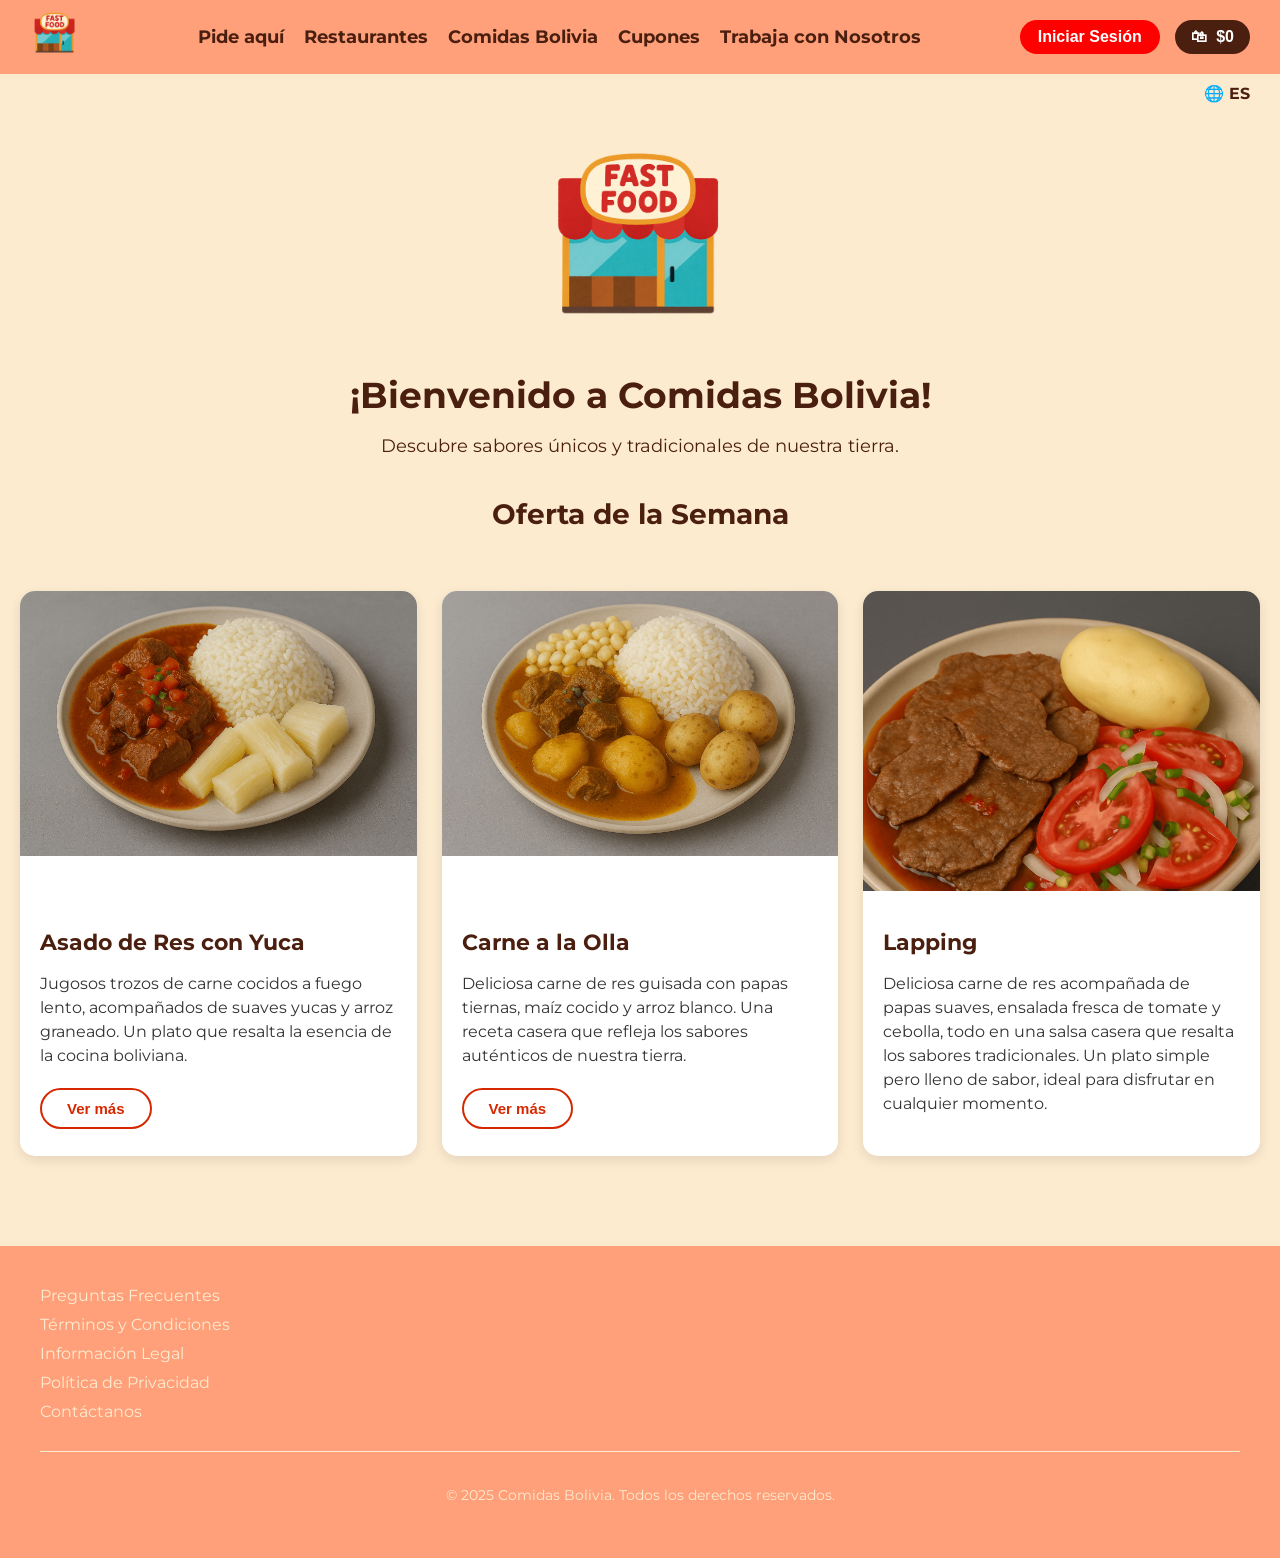
<file: index.html>
<!DOCTYPE html>
<html lang="es">
<head>
    <meta charset="UTF-8">
    <meta name="description" content="Descubre los sabores únicos de Bolivia con platos tradicionales y promociones semanales.">
    <title>Comidas Bolivia</title>
    <link rel="stylesheet" href="estilos.css">
    <link href="https://fonts.googleapis.com/css2?family=Montserrat:wght@700&display=swap" rel="stylesheet">
    <link rel="icon" type="image/png" href="Imagen Restaurant.png">
</head>
<body>

    <!-- BARRA SUPERIOR -->
    <header class="topbar">
        <a href="index.html">
            <img src="Imagen Restaurant.png" alt="Comidas Bolivianas" class="logo-barra">
        </a>
        <nav class="nav-links">
            <a href="pide_aqui.html">Pide aquí</a>
            <a href="restaurantes.html">Restaurantes</a>
            <a href="comidasBolivia.html">Comidas Bolivia</a>
            <a href="cupones.html">Cupones</a>
            <a href="trabajaNosotros.html">Trabaja con Nosotros</a>
        </nav>

        <div class="right-section">
            <button class="btn-inscribirse">Iniciar Sesión</button>
            <button class="btn-carrito">
                <span class="cart-icon">&#128717;</span> $0
            </button>
        </div>
    </header>

    <!-- CONTENEDOR DEL INDEX -->
    <div class="index-contenido">

        <!-- Selector de idioma -->
        <div class="idioma-selector">🌐 ES</div>

        <!-- Logo Central -->
        <div class="logo-centro">
            <img src="Imagen Restaurant.png" alt="Logo Central">
        </div>

        <!-- Bienvenida -->
        <div class="bienvenida">
            <h1>¡Bienvenido a Comidas Bolivia!</h1>
            <p>Descubre sabores únicos y tradicionales de nuestra tierra.</p>
            <h2 class="subtitulo-seccion">Oferta de la Semana</h2>
        </div>

        <!-- TARJETAS DE COMIDA -->
        <div class="promo-container">
            <!-- Asado de Res con Yuca -->
            <div class="promo-card">
                <div class="promo-img-container">
                    <img src="asado-res-y-yuca comprimido.png" alt="Asado de Res con Yuca" class="promo-img">
                </div>
                <div class="promo-content">
                    <h2>Asado de Res con Yuca</h2>
                    <p>Jugosos trozos de carne cocidos a fuego lento, acompañados de suaves yucas y arroz graneado. Un plato que resalta la esencia de la cocina boliviana.</p>
                    <button class="promo-btn" onclick="mostrarTexto('texto1')">Ver más</button>
                    <div id="texto1" class="texto-oculto">
                        Se acabo waway!!
                    </div>
                </div>
            </div>

        <!-- Carne a la Olla -->
        <div class="promo-card">
            <div class="promo-img-container">
                <img src="Carne a la olla con arroz, papas y maíz comprimido.png" alt="Carne a la Olla con arroz, papas y maíz" class="promo-img">
                </div>
                <div class="promo-content">
                    <h2>Carne a la Olla</h2>
                    <p>Deliciosa carne de res guisada con papas tiernas, maíz cocido y arroz blanco. Una receta casera que refleja los sabores auténticos de nuestra tierra.</p>
                    <button class="promo-btn" onclick="mostrarTexto('texto2')">Ver más</button>
                    <div id="texto2" class="texto-oculto">
                        3 unidades disponibles
                    </div>
            </div>
        </div>

            <!-- Lapping -->
            <div class="promo-card">
                <div class="promo-img-container">
                    <img src="Lapping comprimido.png" alt="Lapping" class="promo-img">
                </div>
                <div class="promo-content">
                    <h2>Lapping</h2>
                    <p>Deliciosa carne de res acompañada de papas suaves, ensalada fresca de tomate y cebolla, todo en una salsa casera que resalta los sabores tradicionales. Un plato simple pero lleno de sabor, ideal para disfrutar en cualquier momento.</p>
                </div>
            </div>
        </div>
    </div>

    <script>
        function mostrarTexto(id) 
        {
            var texto = document.getElementById(id);
            if (texto.style.display === "none" || texto.style.display === "") 
            {
                texto.style.display = "block";
            } 
            else 
            {
                texto.style.display = "none";
            }
        }
    </script>

    <!-- PIE DE PÁGINA -->
    <footer class="footer">
         <div class="footer-container">
            <div class="footer-links">
                <a href="#">Preguntas Frecuentes</a>
                <a href="#">Términos y Condiciones</a>
                <a href="#">Información Legal</a>
                <a href="#">Política de Privacidad</a>
                <a href="#">Contáctanos</a>
            </div>
            <div class="footer-copy">
                <p>© 2025 Comidas Bolivia. Todos los derechos reservados.</p>
            </div>
        </div>
    </footer>
</body>
</html>
</file>
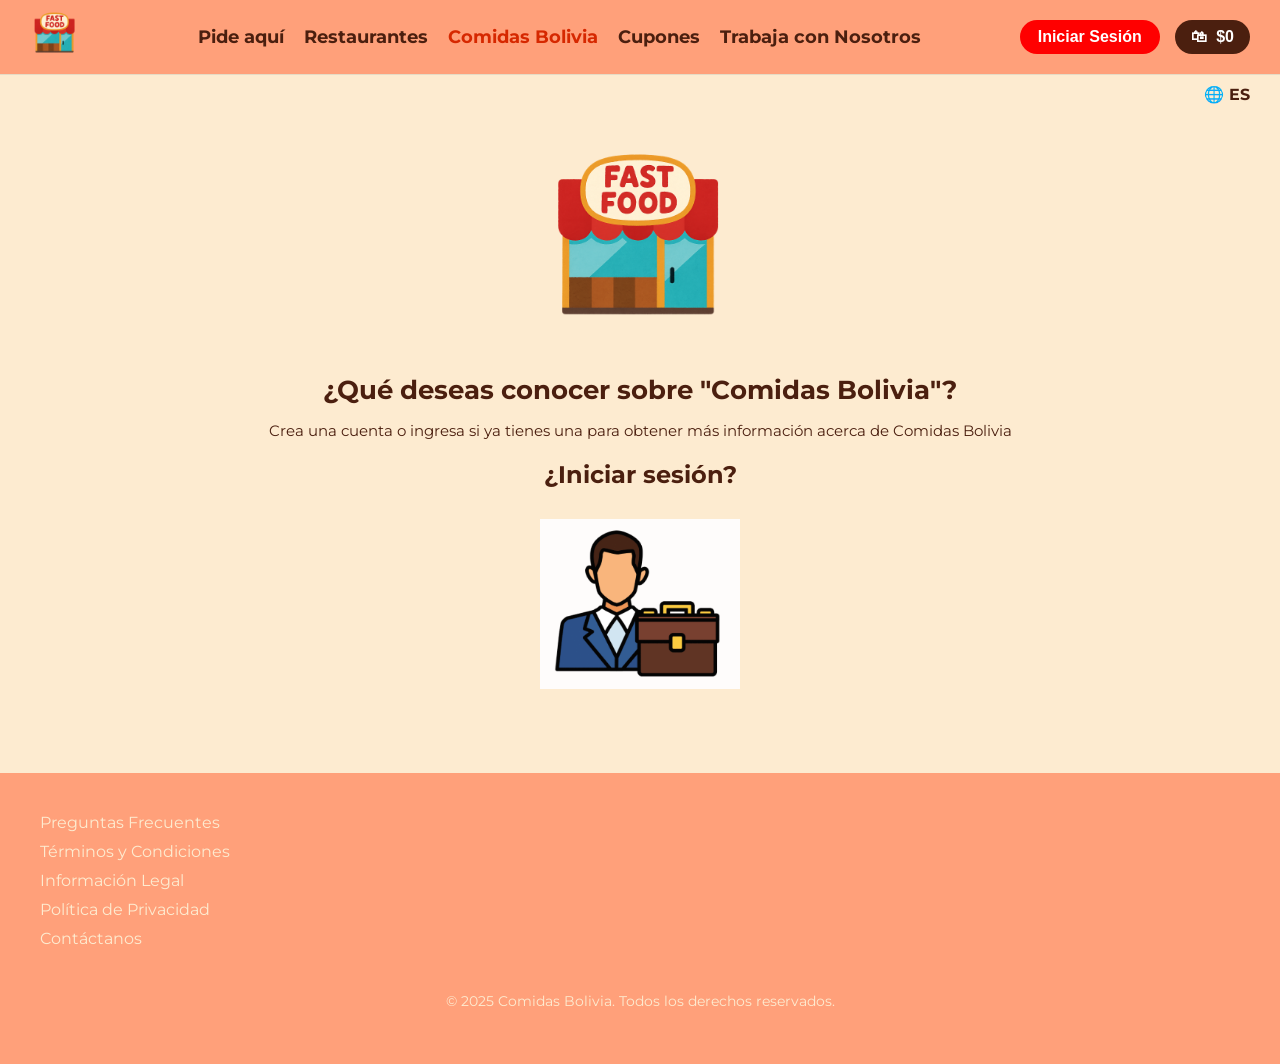
<file: comidasBolivia.html>
<!DOCTYPE html>
<html lang="es">
<head>
    <meta charset="UTF-8">
    <meta name="viewport" content="width=device-width, initial-scale=1.0">
    <title>Comidas Bolivia - Comidas Bolivia</title>
    <link rel="stylesheet" href="comidasBolivia.css">
    <link href="https://fonts.googleapis.com/css2?family=Montserrat:wght@700&display=swap" rel="stylesheet">
    <link rel="icon" type="image/png" href="Imagen Restaurant.png">
</head>
<body>
    
    <!-- BARRA SUPERIOR -->
    <header class="topbar">
        <a href="index.html">
            <img src="Imagen Restaurant.png" alt="Comidas Bolivianas" class="logo-barra">
        </a>
        <nav class="nav-links">
            <a href="pide_aqui.html">Pide aquí</a>
            <a href="restaurantes.html">Restaurantes</a>
            <a href="comidasBolivia.html" class="active">Comidas Bolivia</a>
            <a href="cupones.html">Cupones</a>
            <a href="trabajaNosotros.html">Trabaja con Nosotros</a>
        </nav>
        <div class="right-section">
            <button class="btn-inscribirse">Iniciar Sesión</button>
            <button class="btn-carrito">
                <span class="cart-icon">&#128717;</span> $0
            </button>
        </div>
    </header>

    <!-- CONTENEDOR DEL INDEX -->
    <div class="index-contenido">
        <div class="idioma-selector">🌐 ES</div>

        <div class="logo-centro">
            <img src="Imagen Restaurant.png" alt="Logo Central">
        </div>

        <div class="bienvenida">
            <h1>¿Qué deseas conocer sobre "Comidas Bolivia"?</h1>
            <p>Crea una cuenta o ingresa si ya tienes una para obtener más información acerca de Comidas Bolivia</p>
            <h2 class="subtitulo-seccion">¿Iniciar sesión?</h2>
        </div>

        <div class="imagen-bajo-texto">
            <img src="2pag.png" alt="Imagen con persona" class="imagen-trabajo">
        </div>
    </div>

    <!-- FOOTER -->
    <footer class="footer">
        <div class="footer-container">
            <div class="footer-links">
                <a href="#">Preguntas Frecuentes</a>
                <a href="#">Términos y Condiciones</a>
                <a href="#">Información Legal</a>
                <a href="#">Política de Privacidad</a>
                <a href="#">Contáctanos</a>
            </div>
            <div class="footer-copy">
                <p>© 2025 Comidas Bolivia. Todos los derechos reservados.</p>
            </div>
        </div>
    </footer>
</body>
</html>
</file>
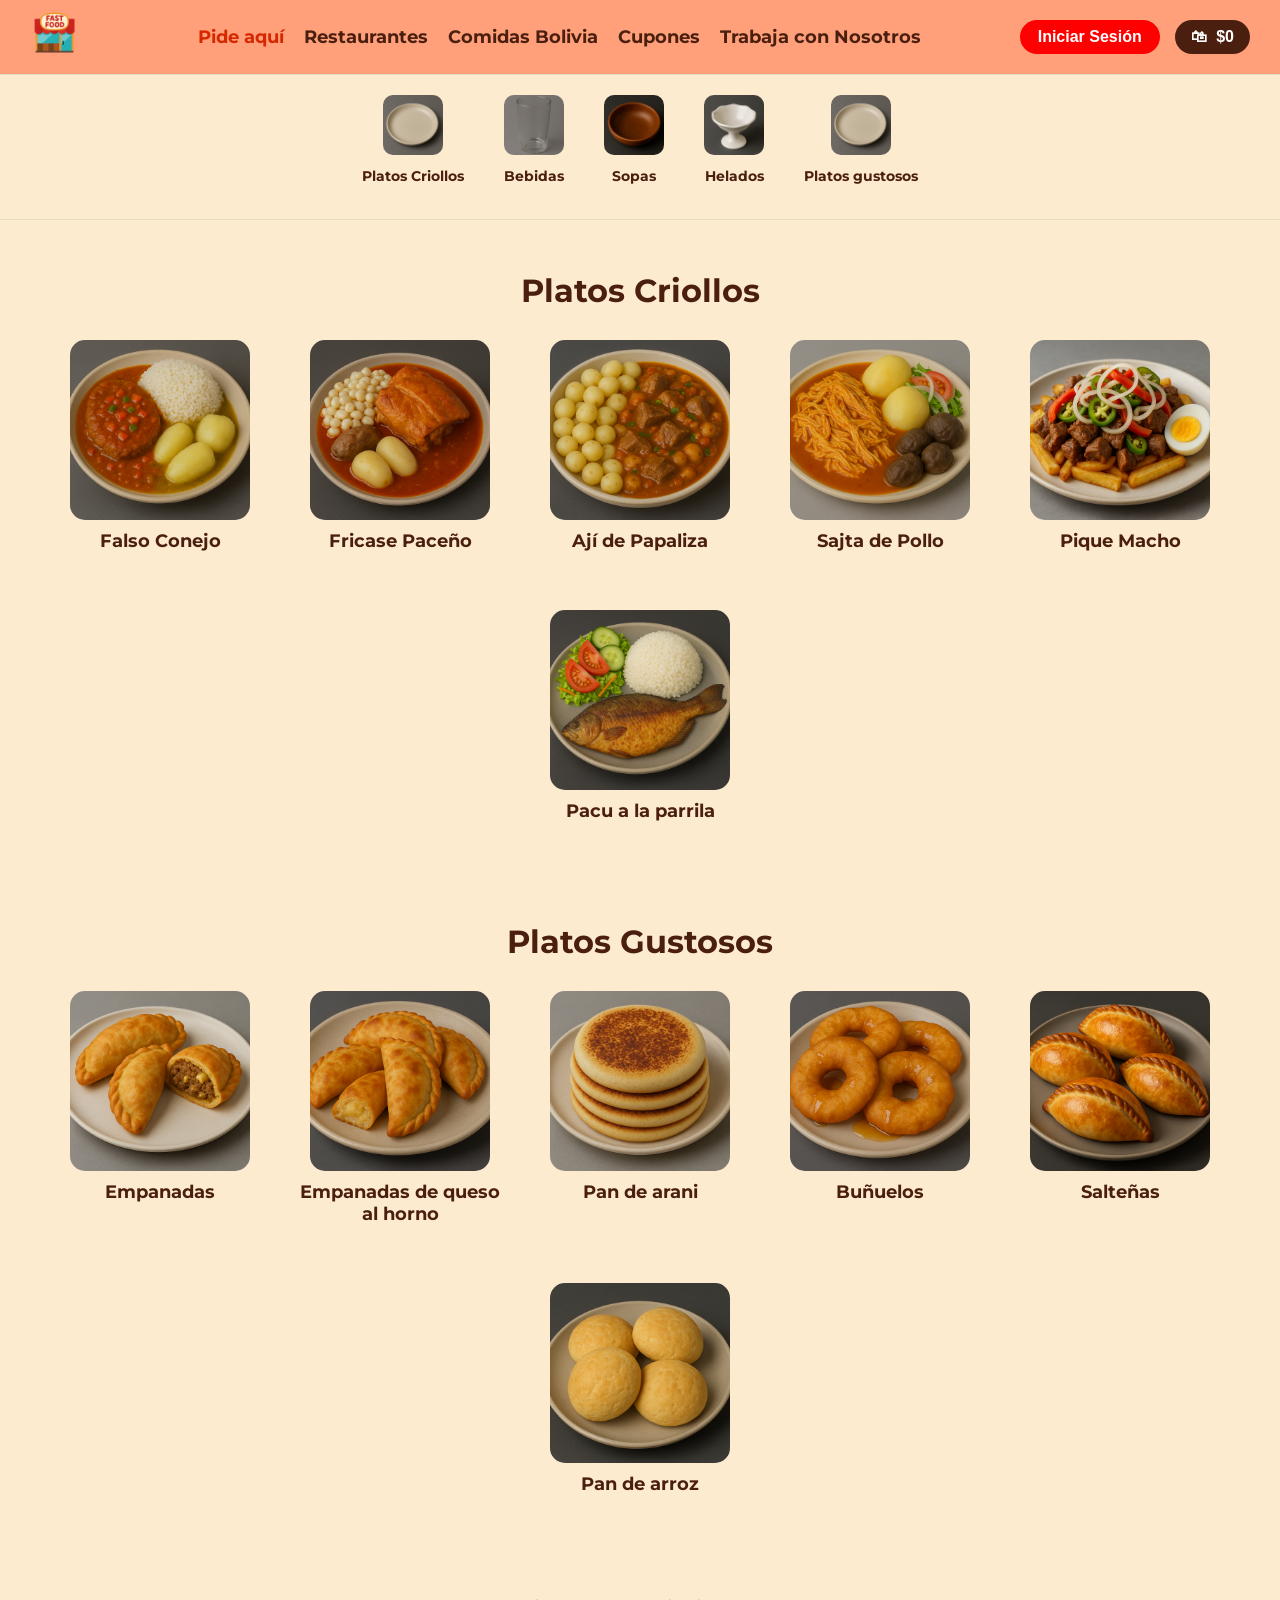
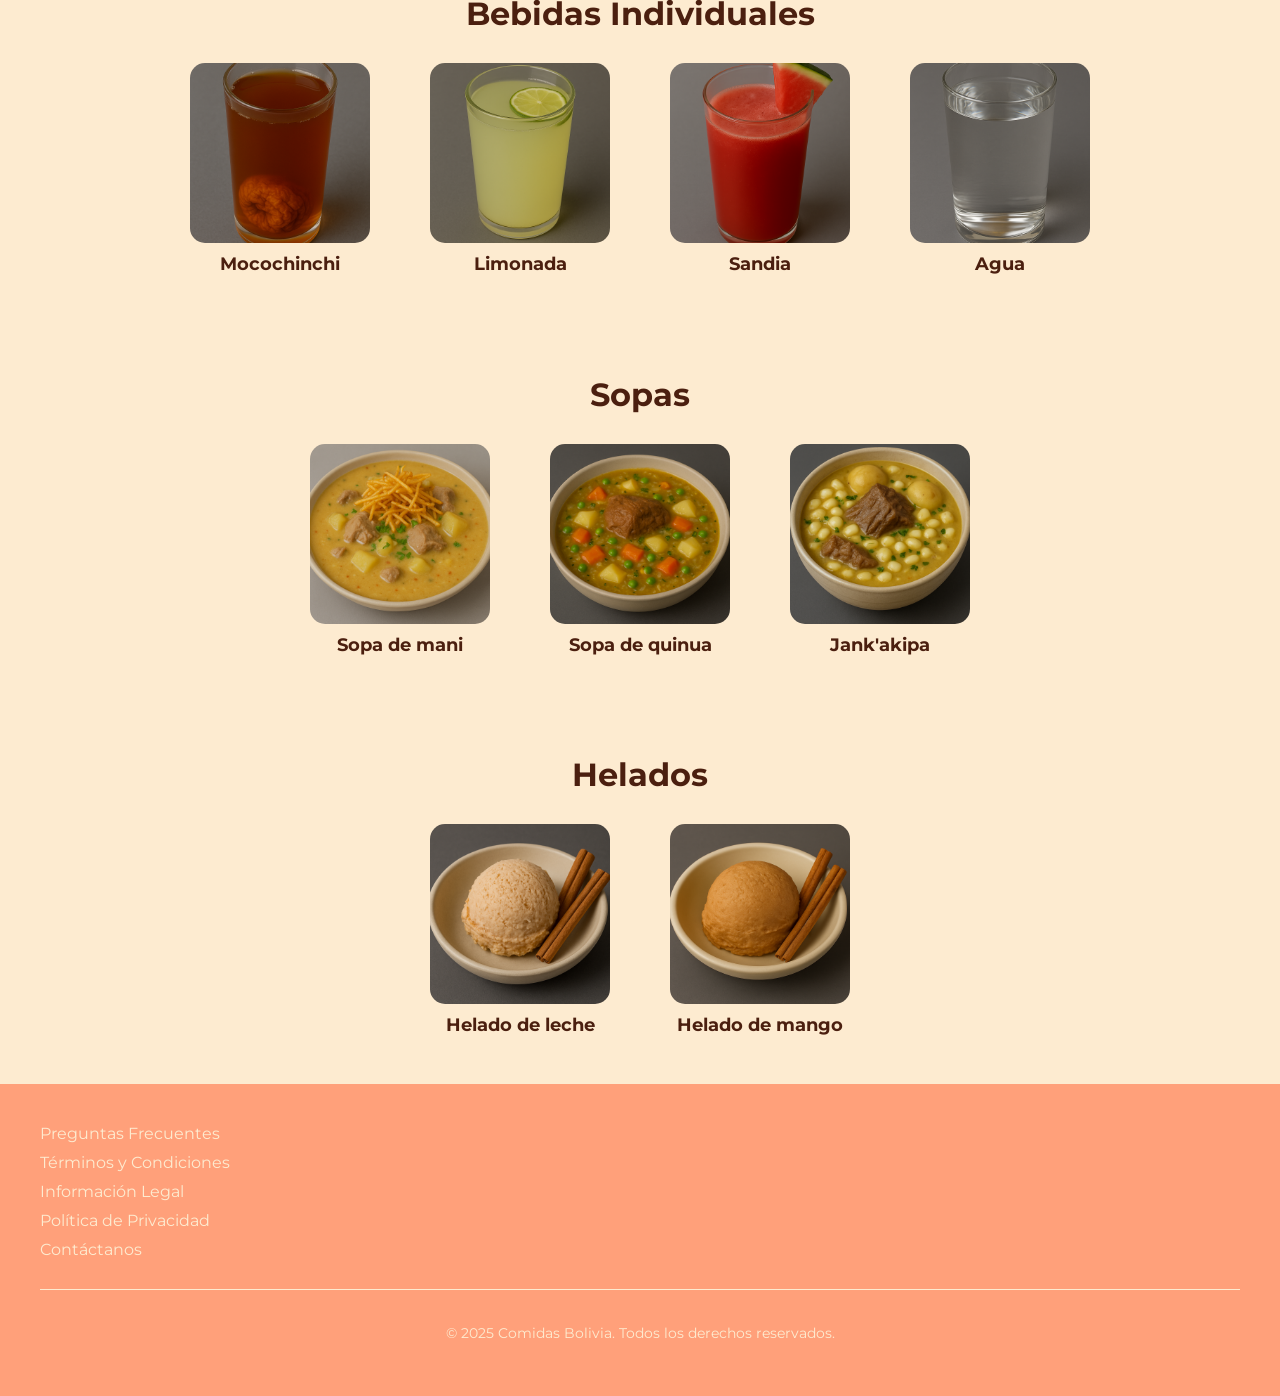
<file: pide_aqui.html>
<!DOCTYPE html>
<html lang="es">
<head>
    <meta charset="UTF-8">
    <meta name="viewport" content="width=device-width, initial-scale=1.0">
    <title>Pide Aquí - Comidas Bolivia</title>
    <link rel="stylesheet" href="pide_aqui.css">
    <link href="https://fonts.googleapis.com/css2?family=Montserrat:wght@700&display=swap" rel="stylesheet">
    <link rel="icon" type="image/png" href="Imagen Restaurant.png">
</head>
<body>

    <!-- BARRA SUPERIOR -->
    <header class="topbar">
        <a href="index.html">
            <img src="Imagen Restaurant.png" alt="Comidas Bolivianas" class="logo-barra">
        </a>
        <nav class="nav-links">
            <a href="pide_aqui.html" class="active">Pide aquí</a>
            <a href="restaurantes.html">Restaurantes</a>
            <a href="comidasbolivia.html">Comidas Bolivia</a>
            <a href="cupones.html">Cupones</a>
            <a href="trabajaNosotros.html">Trabaja con Nosotros</a>
        </nav>
        <div class="right-section">
            <button class="btn-inscribirse">Iniciar Sesión</button>
            <button class="btn-carrito">
                <span class="cart-icon">&#128717;</span> $0
            </button>
        </div>
    </header>

    <!-- CONTENEDOR ESPECIAL SOLO PARA ESTA PÁGINA -->
    <div class="pide-aqui-fondo">

        <!-- BARRA DE CATEGORÍAS -->
        <div class="categorias-bar">
            <div class="categoria-item">
                <img src="Plato vacio.png" alt="Plato vacio">
                <p>Platos Criollos</p>
            </div>
            <div class="categoria-item">
                <img src="Vaso vacio.png" alt="Vaso vacio">
                <p>Bebidas</p>
            </div>
            <div class="categoria-item">
                <img src="Plato hondo vacio1.png" alt="Plato hondo vacio1">
                <p>Sopas</p>
            </div>
            <div class="categoria-item">
                <img src="Vaso de helado vacio.png" alt="Vaso de helado vacio">
                <p>Helados</p>
            </div>

            <div class="categoria-item">
                <img src="Plato vacio.png" alt="Plato vacio">
                <p>Platos gustosos</p>
            </div>

        </div>

        <!-- CONTENIDO PRINCIPAL -->
        <main class="contenido-pide">
            <h1>Platos Criollos</h1>

            <div class="combo-container">
                <div class="combo-card-visual">
                    <img src="Falso Conejo.png" alt="Falso Conejo" class="combo-img-visual">
                    <p class="combo-nombre">Falso Conejo</p>
                </div>

                <div class="combo-card-visual">
                    <img src="Fricase Paceño.png" alt="Fricase Paceño" class="combo-img-visual">
                    <p class="combo-nombre">Fricase Paceño</p>
                </div>

                <div class="combo-card-visual">
                    <img src="Aji de Papaliza.png" alt="Ají de Papaliza" class="combo-img-visual">
                    <p class="combo-nombre">Ají de Papaliza</p>
                </div>

                <div class="combo-card-visual">
                    <img src="Sajta de pollo.png" alt="Sajta de Pollo" class="combo-img-visual">
                    <p class="combo-nombre">Sajta de Pollo</p>
                </div>

                <div class="combo-card-visual">
                    <img src="Pique Macho.png" alt="Pique Macho" class="combo-img-visual">
                    <p class="combo-nombre">Pique Macho</p>
                </div>

                <div class="combo-card-visual">
                    <img src="Pacu a la parrila.png" alt="Pacu a la parrila" class="combo-img-visual">
                    <p class="combo-nombre">Pacu a la parrila</p>
                </div>
            </div>
        </main>

        <main class="contenido-pide">
            <h1>Platos Gustosos</h1>

            <div class="combo-container">
                <div class="combo-card-visual">
                    <img src="Empanadas.png" alt="Empanadas" class="combo-img-visual">
                    <p class="combo-nombre">Empanadas</p>
                </div>

                <div class="combo-card-visual">
                    <img src="Empanadas de queso al horno.png" alt="Empanadas de queso al horno" class="combo-img-visual">
                    <p class="combo-nombre">Empanadas de queso al horno</p>
                </div>

                <div class="combo-card-visual">
                    <img src="Pan de arani.png" alt="Pan de arani" class="combo-img-visual">
                    <p class="combo-nombre">Pan de arani</p>
                </div>

                <div class="combo-card-visual">
                    <img src="Buñuelos.png" alt="Buñuelos" class="combo-img-visual">
                    <p class="combo-nombre">Buñuelos</p>
                </div>

                <div class="combo-card-visual">
                    <img src="Salteñas.png" alt="Salteñas" class="combo-img-visual">
                    <p class="combo-nombre">Salteñas</p>
                </div>

                <div class="combo-card-visual">
                    <img src="Pan de arroz.png" alt="Pan de arroz" class="combo-img-visual">
                    <p class="combo-nombre">Pan de arroz</p>
                </div>
            </div>
        </main>

        <!-- CONTENIDO PRINCIPAL -->
        <main class="contenido-pide">
            <h1>Bebidas Individuales</h1>

            <div class="combo-container">
                <div class="combo-card-visual">
                    <img src="Mochinchi.png" alt="Mocochinchi" class="combo-img-visual">
                    <p class="combo-nombre">Mocochinchi</p>
                </div>

                <div class="combo-card-visual">
                    <img src="Limonada.png" alt="Limonada" class="combo-img-visual">
                    <p class="combo-nombre">Limonada</p>
                </div>

                <div class="combo-card-visual">
                    <img src="Sandia.png" alt="Sandia" class="combo-img-visual">
                    <p class="combo-nombre">Sandia</p>
                </div>

                <div class="combo-card-visual">
                    <img src="Agua.png" alt="Agua" class="combo-img-visual">
                    <p class="combo-nombre">Agua</p>
                </div>
            </div>
        </main>

        <main class="contenido-pide">
            <h1>Sopas</h1>

            <div class="combo-container">
                <div class="combo-card-visual">
                    <img src="Sopa de mani.png" alt="Sopa de mani" class="combo-img-visual">
                    <p class="combo-nombre">Sopa de mani</p>
                </div>

                <div class="combo-card-visual">
                    <img src="Sopa de quinua.png" alt="Sopa de quinua" class="combo-img-visual">
                    <p class="combo-nombre">Sopa de quinua</p>
                </div>

                <div class="combo-card-visual">
                    <img src="Jank'akipa.png" alt="Jank'akipa" class="combo-img-visual">
                    <p class="combo-nombre">Jank'akipa</p>
                </div>
            </div>
        </main>

        <main class="contenido-pide">
            <h1>Helados</h1>

            <div class="combo-container">
                <div class="combo-card-visual">
                    <img src="Helado de leche.png" alt="Helado de leche" class="combo-img-visual">
                    <p class="combo-nombre">Helado de leche</p>
                </div>

                <div class="combo-card-visual">
                    <img src="Helado de mango.png" alt="Helado de mango" class="combo-img-visual">
                    <p class="combo-nombre">Helado de mango</p>
                </div>
            </div>
        </main>
    </div>

    <footer class="footer">
        <div class="footer-container">
           <div class="footer-links">
               <a href="#">Preguntas Frecuentes</a>
               <a href="#">Términos y Condiciones</a>
               <a href="#">Información Legal</a>
               <a href="#">Política de Privacidad</a>
               <a href="#">Contáctanos</a>
           </div>
     <div class="footer-copy">
       <p>© 2025 Comidas Bolivia. Todos los derechos reservados.</p>
     </div>
   </div>
 </footer>

</body>
</html>
</file>
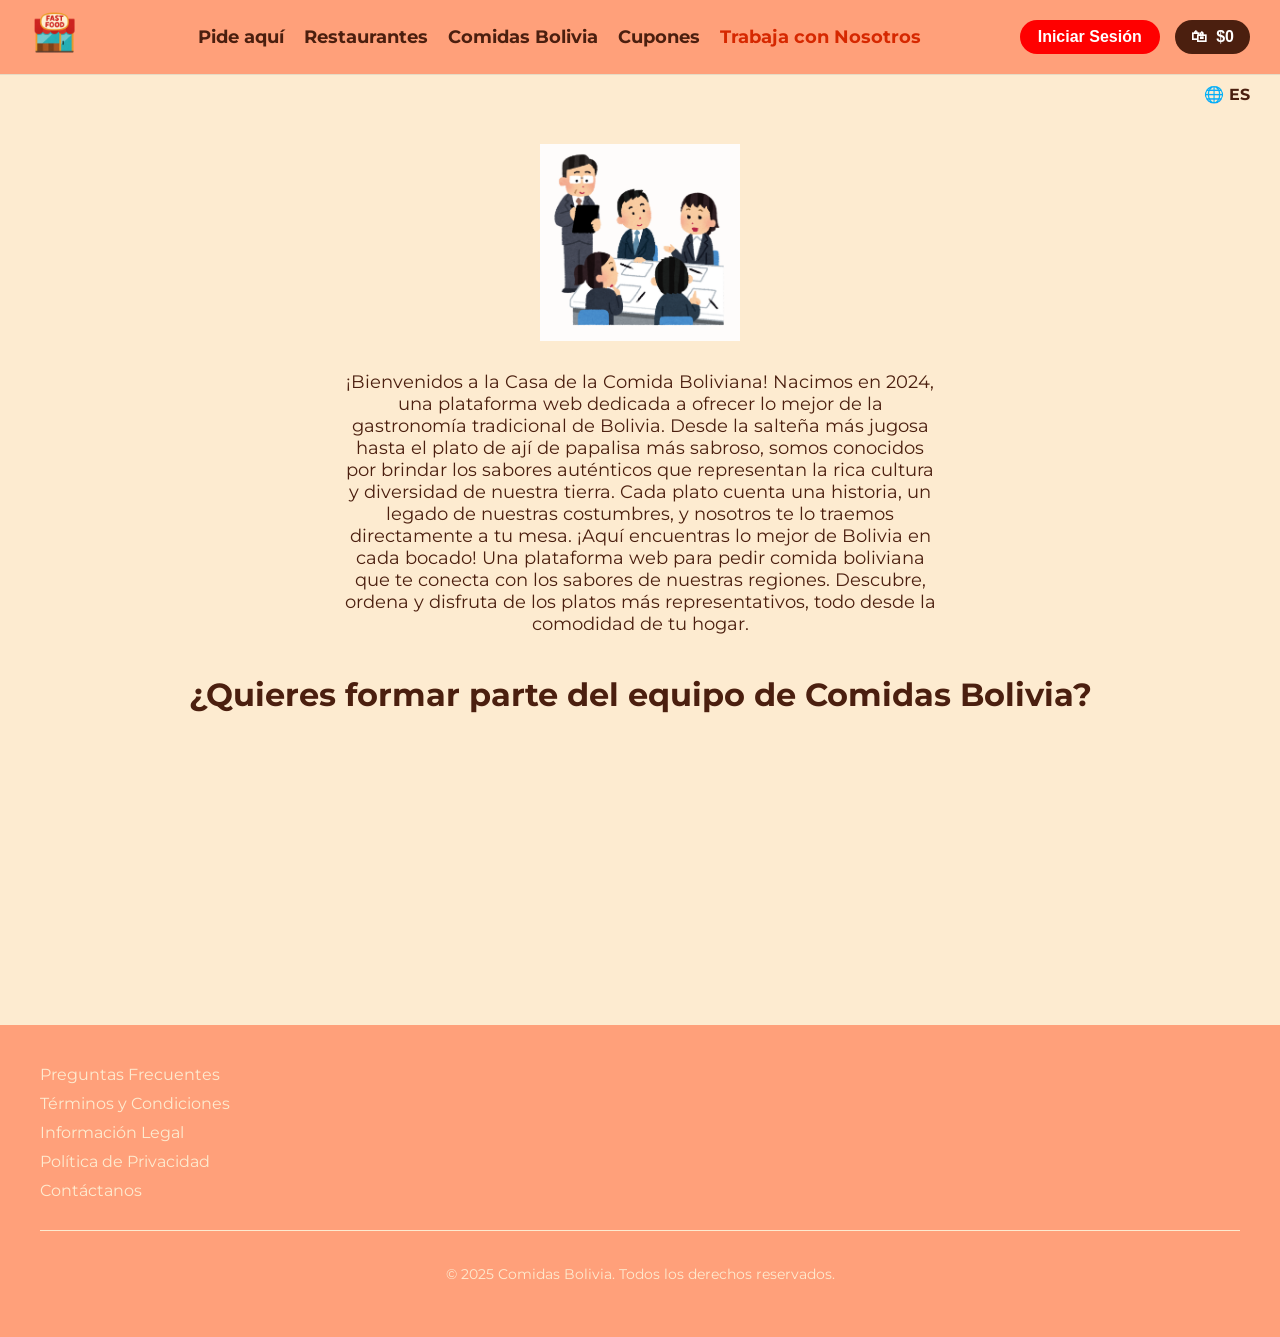
<file: trabajaNosotros.html>
<!DOCTYPE html>
<html lang="es">
<head>
    <meta charset="UTF-8">
    <meta name="viewport" content="width=device-width, initial-scale=1.0">
    <title>Trabaja Nosotros - Comidas Bolivia</title>
    <link rel="stylesheet" href="trabajaNosotros.css">
    <link href="https://fonts.googleapis.com/css2?family=Montserrat:wght@700&display=swap" rel="stylesheet">
    <link rel="icon" type="image/png" href="Imagen Restaurant.png">
</head>
<body>
    
    <!-- BARRA SUPERIOR -->
    <header class="topbar">
        <a href="index.html">
            <img src="Imagen Restaurant.png" alt="Comidas Bolivianas" class="logo-barra">
        </a>
        <nav class="nav-links">
            <a href="pide_aqui.html">Pide aquí</a>
            <a href="restaurantes.html">Restaurantes</a>
            <a href="comidasBolivia.html">Comidas Bolivia</a>
            <a href="cupones.html">Cupones</a>
            <a href="trabajaNosotros.html" class="active">Trabaja con Nosotros</a>
        </nav>
        <div class="right-section">
            <button class="btn-inscribirse">Iniciar Sesión</button>
            <button class="btn-carrito">
                <span class="cart-icon">&#128717;</span> $0
            </button>
        </div>
    </header>

    <!-- CONTENEDOR DEL INDEX -->
    <div class="index-contenido">

        <!-- Selector de idioma -->
        <div class="idioma-selector">🌐 ES</div>

        <!-- Logo Central -->
        <div class="logo-centro">
            <img src="Trabaja Nosotros.png" alt="Logo Central">
        </div>

        <!-- Bienvenida -->
        <div class="bienvenida">
            <p>¡Bienvenidos a la Casa de la Comida Boliviana!

                Nacimos en 2024, una plataforma web dedicada a ofrecer lo mejor de la gastronomía tradicional de Bolivia. Desde la salteña más jugosa hasta el plato de ají de papalisa más sabroso, somos conocidos por brindar los sabores auténticos que representan la rica cultura y diversidad de nuestra tierra. Cada plato cuenta una historia, un legado de nuestras costumbres, y nosotros te lo traemos directamente a tu mesa. ¡Aquí encuentras lo mejor de Bolivia en cada bocado!
                
                Una plataforma web para pedir comida boliviana que te conecta con los sabores de nuestras regiones. Descubre, ordena y disfruta de los platos más representativos, todo desde la comodidad de tu hogar.</p>
        </div>
        <h1>¿Quieres formar parte del equipo de Comidas Bolivia?</h1>
        

    </div>

    <footer class="footer">
        <div class="footer-container">
           <div class="footer-links">
               <a href="#">Preguntas Frecuentes</a>
               <a href="#">Términos y Condiciones</a>
               <a href="#">Información Legal</a>
               <a href="#">Política de Privacidad</a>
               <a href="#">Contáctanos</a>
           </div>
     <div class="footer-copy">
       <p>© 2025 Comidas Bolivia. Todos los derechos reservados.</p>
     </div>
   </div>
 </footer>

</body>
</html>
</file>
<file: estilos.css>
/* Fondo general */
body {
    margin: 0;
    font-family: 'Montserrat', sans-serif;
    background-color: #f0b27a;
    position: relative;
    overflow-x: hidden;
}

/* BARRA SUPERIOR */
.topbar {
    background-color: #FFA07A;
    display: flex;
    align-items: center;
    justify-content: space-between;
    padding: 10px 30px;
    border-bottom: none;
    flex-wrap: wrap;
}

.logo-barra {
    height: 50px;
    width: auto;
    margin-right: 20px;
}

.nav-links {
    display: flex;
    gap: 20px;
    justify-content: center;
    flex: 1;
}

.nav-links a {
    text-decoration: none;
    color: #4b1f0f;
    font-weight: bold;
    font-size: 18px;
}

.nav-links a:hover,
.nav-links a.active {
    color: #d62800;
}

.right-section {
    display: flex;
    align-items: center;
    gap: 15px;
}

.btn-inscribirse {
    background-color: #FF0000;
    color: white;
    border: none;
    padding: 8px 18px;
    border-radius: 20px;
    font-size: 16px;
    font-weight: bold;
    cursor: pointer;
}

.btn-carrito {
    background-color: #4b1f0f;
    color: white;
    border: none;
    padding: 8px 16px;
    border-radius: 20px;
    font-size: 16px;
    font-weight: bold;
    cursor: pointer;
}

.cart-icon {
    margin-right: 5px;
}

/* CONTENIDO PRINCIPAL */
.index-contenido {
    background-color: #fdebd0;
    min-height: 100vh;
    padding-bottom: 50px;
    position: relative;
}

.idioma-selector {
    text-align: right;
    padding: 10px 30px;
    font-weight: bold;
    color: #4b1f0f;
}

/* Logo centrado */
.logo-centro {
    display: flex;
    justify-content: center;
    margin: 30px 0;
}

.logo-centro img {
    width: 200px;
    height: auto;
}

/* Bienvenida */
.bienvenida {
    text-align: center;
    margin-top: 20px;
    color: #4b1f0f;
}

.bienvenida h1 {
    font-size: 36px;
    margin-bottom: 10px;
}

.bienvenida p {
    font-size: 18px;
}

/* Promo Container */
.promo-container {
    display: flex;
    justify-content: space-between;
    flex-wrap: wrap;
    padding: 40px 20px;
    gap: 20px;
}

.promo-card {
    background-color: white;
    border-radius: 15px;
    box-shadow: 0 4px 12px rgba(0, 0, 0, 0.1);
    overflow: hidden;
    width: 32%;
    height: auto;
    display: flex;
    flex-direction: column;
    transition: transform 0.3s ease;
}

.promo-card:hover {
    transform: scale(1.02);
}

.promo-img-container {
    overflow: hidden;
    width: 100%;
    height: 300px;
}

.promo-img {
    width: 100%;
    height: auto;
    object-fit: cover;
    transition: transform 0.4s ease, filter 0.3s ease;
}

.promo-card:hover .promo-img {
    transform: scale(1.05);
    filter: brightness(1.05);
}

.promo-content {
    padding: 20px;
}

.promo-content h2 {
    font-size: 22px;
    color: #4b1f0f;
    margin-bottom: 10px;
}

.promo-content p {
    color: #333;
    font-size: 16px;
    line-height: 1.5;
    margin-bottom: 20px;
}

.promo-btn {
    background-color: transparent;
    color: #d62800;
    border: 2px solid #d62800;
    border-radius: 30px;
    padding: 10px 25px;
    font-weight: bold;
    cursor: pointer;
    font-size: 15px;
    transition: all 0.3s ease;
}

.promo-btn:hover {
    background-color: #d62800;
    color: white;
}

.subtitulo-seccion {
    text-align: center;
    font-size: 28px;
    color: #4b1f0f;
    margin: 40px 0 20px 0;
    font-weight: bold;
}

.texto-oculto {
    display: none;
    margin-top: 15px;
    color: #4b1f0f;
    font-size: 16px;
    font-weight: normal;
}

/* Pie de página */
.footer {
    background-color: #FFA07A;
    color: #fdebd0;
    padding: 40px 20px;
    font-size: 16px;
}

.footer-container {
    display: flex;
    flex-wrap: wrap;
    justify-content: space-between;
    align-items: flex-start;
    max-width: 1200px;
    margin: auto;
}

.footer-links {
    display: flex;
    flex-direction: column;
    gap: 10px;
}

.footer-links a {
    text-decoration: none;
    color: #fdebd0;
}

.footer-links a:hover {
    color: #ffffff;
}

.footer-copy {
    text-align: center;
    width: 100%;
    margin-top: 30px;
    border-top: 1px solid #fdebd0;
    padding-top: 20px;
    font-size: 14px;
}

/* --- MEDIA QUERIES --- */
@media (max-width: 1024px) {
    .promo-card {
        width: 45%;
    }
}

@media (max-width: 768px) {
    .promo-card {
        width: 90%;
    }
}

@media (max-width: 480px) {
    .promo-card {
        width: 100%;
    }
}
</file>
<file: comidasBolivia.css>
/* General */
body 
{
    margin: 0;
    padding: 0;
    font-family: 'Montserrat', sans-serif;
    background-color: #fdebd0; /* Fondo beige */
}

/* BARRA SUPERIOR */
.topbar 
{
    background-color: #FFA07A;
    display: flex;
    align-items: center;
    justify-content: space-between;
    padding: 10px 30px;
    border-bottom: 1px solid #e6dbc5;
    flex-wrap: wrap;
}

.logo-barra {
    height: 50px;
    width: auto;
    margin-right: 20px;
}

.nav-links {
    display: flex;
    gap: 20px;
    justify-content: center;
    flex: 1;
}

.nav-links a {
    text-decoration: none;
    color: #4b1f0f;
    font-weight: bold;
    font-size: 18px;
}

.nav-links a:hover,
.nav-links a.active {
    color: #d62800;
}

.right-section {
    display: flex;
    align-items: center;
    gap: 15px;
}

.btn-inscribirse {
    background-color: #FF0000;
    color: white;
    border: none;
    padding: 8px 18px;
    border-radius: 20px;
    font-size: 16px;
    font-weight: bold;
    cursor: pointer;
}

.btn-carrito {
    background-color: #4b1f0f;
    color: white;
    border: none;
    padding: 8px 16px;
    border-radius: 20px;
    font-size: 16px;
    font-weight: bold;
    cursor: pointer;
}

.cart-icon {
    margin-right: 5px;
}

/* CONTENIDO PRINCIPAL */
.index-contenido {
    background-color: #fdebd0;
    padding-bottom: 50px;
}

.idioma-selector {
    text-align: right;
    padding: 10px 30px;
    font-weight: bold;
    color: #4b1f0f;
}

.logo-centro {
    display: flex;
    justify-content: center;
    margin: 30px 0;
}

.logo-centro img {
    width: 200px;
    height: auto;
}

.bienvenida {
    text-align: center;
    margin-top: 20px;
    color: #4b1f0f;
}

.bienvenida h1 {
    font-size: 26px;
    margin-bottom: 10px;
}

.bienvenida p {
    font-size: 15px;
}

.imagen-bajo-texto {
    text-align: center;
    margin-top: 30px;
}

.imagen-trabajo {
    width: 200px;
    height: auto;
}

/* FOOTER */
.footer {
    background-color: #FFA07A;
    color: #fdebd0;
    padding: 40px 20px;
    text-align: center;
    margin-top: 30px;
    border-top: none;
}

.footer-container {
    display: flex;
    flex-wrap: wrap;
    max-width: 1200px;
    margin: auto;
    justify-content: space-between;
}

.footer-links {
    display: flex;
    flex-direction: column;
    gap: 10px;
    align-items: flex-start;
}

.footer-links a {
    text-decoration: none;
    color: #fdebd0;
    font-weight: normal;
}

.footer-links a:hover {
    color: #ffffff;
}

.footer-copy {
    text-align: center;
    width: 100%;
    margin-top: 30px;
    font-size: 14px;
}

/* --- MEDIA QUERIES RESPONSIVE COMIDAS BOLIVIA --- */

/* Pantallas menores a 1024px (Tablets) */
@media (max-width: 1024px) {
    .logo-barra {
      height: 45px;
    }
  
    .nav-links a {
      font-size: 16px;
    }
  
    .btn-inscribirse, .btn-carrito {
      padding: 6px 14px;
      font-size: 14px;
    }
  
    .logo-centro img {
      width: 180px;
    }
  
    .imagen-trabajo {
      width: 180px;
    }
  }
  
  /* Pantallas menores a 768px (Tablets verticales y celulares grandes) */
  @media (max-width: 768px) {
    .topbar {
      flex-direction: column;
      gap: 10px;
    }
  
    .nav-links {
      flex-direction: column;
      align-items: center;
      gap: 10px;
    }
  
    .right-section {
      flex-direction: column;
      gap: 10px;
    }
  
    .logo-centro img {
      width: 160px;
    }
  
    .bienvenida h1 {
      font-size: 22px;
    }
  
    .bienvenida p {
      font-size: 14px;
      padding: 0 10px;
    }
  
    .subtitulo-seccion {
      font-size: 20px;
      margin: 30px 0 15px 0;
    }
  
    .imagen-trabajo {
      width: 160px;
    }
  }
  
  /* Pantallas menores a 480px (Celulares pequeños) */
  @media (max-width: 480px) {
    .logo-barra {
      height: 40px;
    }
  
    .logo-centro img {
      width: 140px;
    }
  
    .imagen-trabajo {
      width: 140px;
    }
  
    .footer-container {
      flex-direction: column;
      align-items: center;
      text-align: center;
    }
  
    .footer-links {
      align-items: center;
    }
  
    .footer-copy {
      font-size: 12px;
    }
  }
</file>
<file: pide_aqui.css>
/* Fondo general */
body {
    margin: 0;
    font-family: 'Montserrat', sans-serif;
    background-color: #fdebd0;
    position: relative;
    overflow-x: hidden;
}

/* BARRA SUPERIOR */
.topbar {
    background-color: #FFA07A;
    display: flex;
    align-items: center;
    justify-content: space-between;
    padding: 10px 30px;
    border-bottom: 1px solid #e6dbc5;
    flex-wrap: wrap;
}

.logo-barra {
    height: 50px;
    width: auto;
    margin-right: 20px;
}

.nav-links {
    display: flex;
    gap: 20px;
    justify-content: center;
    flex: 1;
}

.nav-links a {
    text-decoration: none;
    color: #4b1f0f;
    font-weight: bold;
    font-size: 18px;
}

.nav-links a:hover,
.nav-links a.active {
    color: #d62800;
}

.right-section {
    display: flex;
    align-items: center;
    gap: 15px;
}

.btn-inscribirse {
    background-color: #FF0000;
    color: white;
    border: none;
    padding: 8px 18px;
    border-radius: 20px;
    font-size: 16px;
    font-weight: bold;
    cursor: pointer;
}

.btn-carrito {
    background-color: #4b1f0f;
    color: white;
    border: none;
    padding: 8px 16px;
    border-radius: 20px;
    font-size: 16px;
    font-weight: bold;
    cursor: pointer;
}

.cart-icon {
    margin-right: 5px;
}

/* Categorías de platos */
.categorias-bar {
    display: flex;
    justify-content: center;
    gap: 40px;
    padding: 20px 30px;
    background-color: #fdebd0;
    align-items: center;
    border-bottom: 1px solid #e6dbc5;
    overflow-x: auto;
}

.categoria-item {
    flex: 0 0 auto;
    text-align: center;
    cursor: pointer;
}

.categoria-item img {
    width: 60px;
    height: 60px;
    object-fit: cover;
    border-radius: 10px;
}

.categoria-item p {
    margin-top: 8px;
    font-size: 14px;
    color: #4b1f0f;
    font-weight: bold;
}

.categoria-item:hover p {
    color: #d62800;
}

/* CONTENIDO PRINCIPAL */
.contenido-pide {
    padding: 30px;
}

.contenido-pide h1 {
    text-align: center;
    color: #4b1f0f;
    font-size: 32px;
    margin-bottom: 30px;
}

/* CATÁLOGO VISUAL DE PLATOS */
.combo-container {
    display: flex;
    flex-wrap: wrap;
    justify-content: center;
    gap: 40px;
    margin-top: 20px;
}

.combo-card-visual {
    display: flex;
    flex-direction: column;
    align-items: center;
    width: 200px;
}

.combo-img-visual {
    width: 180px;
    height: 180px;
    object-fit: cover;
    border-radius: 15px;
    transition: transform 0.3s ease;
}

.combo-nombre {
    margin-top: 10px;
    font-size: 18px;
    font-weight: bold;
    color: #4b1f0f;
    text-align: center;
}

.combo-card-visual:hover .combo-img-visual {
    transform: scale(1.05);
}

.footer {
    background-color: #FFA07A; /* un naranja clarito */; 
    color: #fdebd0;
    padding: 40px 20px;
    font-size: 16px;
}

.footer-container {
    display: flex;
    flex-wrap: wrap;
    justify-content: space-between;
    align-items: flex-start;
    max-width: 1200px;
    margin: auto;
}

.footer-links {
    display: flex;
    flex-direction: column;
    gap: 10px;
}

.footer-links a {
    text-decoration: none;
    color: #fdebd0;
}

.footer-links a:hover {
    color: #ffffff;
}

.footer-social {
    margin-top: 20px;
}

.footer-social h3 {
    margin-bottom: 10px;
}

.social-icons {
    display: flex;
    gap: 10px;
}

.social-icons img {
    width: 24px;
    height: 24px;
}

.footer-copy {
    text-align: center;
    width: 100%;
    margin-top: 30px;
    border-top: 1px solid #fdebd0;
    padding-top: 20px;
    font-size: 14px;
}

/* --- MEDIA QUERIES RESPONSIVE PIDE AQUÍ --- */

/* Para pantallas menores a 1024px (Tablets y portátiles) */
@media (max-width: 1024px) {
    .logo-barra {
      height: 45px;
    }
  
    .nav-links a {
      font-size: 16px;
    }
  
    .btn-inscribirse, .btn-carrito {
      padding: 6px 14px;
      font-size: 14px;
    }
  
    .combo-card-visual {
      width: 180px;
    }
  
    .combo-img-visual {
      width: 160px;
      height: 160px;
    }
  }
  
  /* Para pantallas menores a 768px (Tablets verticales y celulares grandes) */
  @media (max-width: 768px) {
    .topbar {
      flex-direction: column;
      gap: 10px;
    }
  
    .nav-links {
      flex-direction: column;
      align-items: center;
      gap: 10px;
    }
  
    .right-section {
      flex-direction: column;
      gap: 10px;
    }
  
    .categorias-bar {
      flex-wrap: wrap;
      justify-content: center;
      gap: 20px;
    }
  
    .contenido-pide h1 {
      font-size: 26px;
    }
  
    .combo-card-visual {
      width: 160px;
    }
  
    .combo-img-visual {
      width: 140px;
      height: 140px;
    }
  
    .combo-nombre {
      font-size: 16px;
    }
  }
  
  /* Para pantallas menores a 480px (Celulares pequeños) */
  @media (max-width: 480px) {
    .logo-barra {
      height: 40px;
    }
  
    .nav-links a {
      font-size: 14px;
    }
  
    .combo-container {
      flex-direction: column;
      align-items: center;
    }
  
    .combo-card-visual {
      width: 90%;
    }
  
    .combo-img-visual {
      width: 100%;
      height: auto;
    }
  
    .combo-nombre {
      font-size: 16px;
    }
  
    .footer-container {
      flex-direction: column;
      align-items: center;
      text-align: center;
    }
  
    .footer-links {
      align-items: center;
    }
  }
</file>
<file: trabajaNosotros.css>
/* Fondo general */
body {
    margin: 0;
    font-family: 'Montserrat', sans-serif;
    background-color: #f0b27a;
    position: relative;
    overflow-x: hidden;
}

/* BARRA SUPERIOR */
.topbar {
    background-color: #FFA07A;
    display: flex;
    align-items: center;
    justify-content: space-between;
    padding: 10px 30px;
    border-bottom: 1px solid #e6dbc5;
    flex-wrap: wrap;
}

.logo-barra {
    height: 50px;
    width: auto;
    margin-right: 20px;
}

.nav-links {
    display: flex;
    gap: 20px;
    justify-content: center;
    flex: 1;
}

.nav-links a {
    text-decoration: none;
    color: #4b1f0f;
    font-weight: bold;
    font-size: 18px;
}

.nav-links a:hover,
.nav-links a.active {
    color: #d62800;
}

.right-section {
    display: flex;
    align-items: center;
    gap: 15px;
}

.btn-inscribirse {
    background-color: #FF0000;
    color: white;
    border: none;
    padding: 8px 18px;
    border-radius: 20px;
    font-size: 16px;
    font-weight: bold;
    cursor: pointer;
}

.btn-carrito {
    background-color: #4b1f0f;
    color: white;
    border: none;
    padding: 8px 16px;
    border-radius: 20px;
    font-size: 16px;
    font-weight: bold;
    cursor: pointer;
}

.cart-icon {
    margin-right: 5px;
}

/* CONTENIDO PARA EL INDEX PRINCIPAL */
.index-contenido {
    background-color: #fdebd0;
    min-height: 100vh;
    padding-bottom: 50px;
    position: relative;
}

/* Selector de idioma */
.idioma-selector {
    text-align: right;
    padding: 10px 30px;
    font-weight: bold;
    color: #4b1f0f;
}

/* Logo centrado y tamaño corregido */
.logo-centro {
    display: flex;
    justify-content: center;
    margin: 30px 0;
}

.logo-centro img {
    width: 200px;
    height: auto;
}

/* Bienvenida debajo del logo */
.bienvenida {
    text-align: center;
    margin-top: 20px;
    color: #4b1f0f;
}

.bienvenida h1 {
    font-size: 26px;
    margin-bottom: 10px;
}

.bienvenida p {
    font-size: 18px;
    max-width: 600px;
    margin: 0 auto;
}

.bienvenida h1 
{
    font-size: 18px;
    max-width: 600px;
    text-align: center;
    margin: 0 auto;
}


.footer {
    background-color: #FFA07A; /* un naranja clarito */; 
    color: #fdebd0;
    padding: 40px 20px;
    font-size: 16px;
}

.footer-container {
    display: flex;
    flex-wrap: wrap;
    justify-content: space-between;
    align-items: flex-start;
    max-width: 1200px;
    margin: auto;
}

.footer-links {
    display: flex;
    flex-direction: column;
    gap: 10px;
}

.footer-links a {
    text-decoration: none;
    color: #fdebd0;
}

.footer-links a:hover {
    color: #ffffff;
}

.footer-social {
    margin-top: 20px;
}

.footer-social h3 {
    margin-bottom: 10px;
}

.social-icons {
    display: flex;
    gap: 10px;
}

.social-icons img {
    width: 24px;
    height: 24px;
}

.footer-copy {
    text-align: center;
    width: 100%;
    margin-top: 30px;
    border-top: 1px solid #fdebd0;
    padding-top: 20px;
    font-size: 14px;
}

.index-contenido > h1 {
    text-align: center;
    color: #4b1f0f;
    font-size: 32px; /* más grande que el párrafo */
    margin-top: 40px;
}

/* --- MEDIA QUERIES RESPONSIVE TRABAJA NOSOTROS --- */

/* Para pantallas menores a 1024px (Tablets y laptops medianas) */
@media (max-width: 1024px) {
    .logo-barra {
      height: 45px;
    }
  
    .nav-links a {
      font-size: 16px;
    }
  
    .btn-inscribirse, .btn-carrito {
      padding: 6px 14px;
      font-size: 14px;
    }
  
    .logo-centro img {
      width: 180px;
    }
  }
  
  /* Para pantallas menores a 768px (Tablets verticales y celulares grandes) */
  @media (max-width: 768px) {
    .topbar {
      flex-direction: column;
      gap: 10px;
    }
  
    .nav-links {
      flex-direction: column;
      align-items: center;
      gap: 10px;
    }
  
    .right-section {
      flex-direction: column;
      gap: 10px;
    }
  
    .logo-centro img {
      width: 160px;
    }
  
    .bienvenida p {
      font-size: 16px;
      padding: 0 20px;
    }
  
    .index-contenido > h1 {
      font-size: 26px;
      margin-top: 30px;
    }
  }
  
  /* Para pantallas menores a 480px (Celulares pequeños) */
  @media (max-width: 480px) {
    .logo-barra {
      height: 40px;
    }
  
    .logo-centro img {
      width: 140px;
    }
  
    .bienvenida p {
      font-size: 14px;
    }
  
    .index-contenido > h1 {
      font-size: 22px;
    }
  
    .footer-container {
      flex-direction: column;
      align-items: center;
      text-align: center;
    }
  
    .footer-links {
      align-items: center;
    }
  }
</file>
